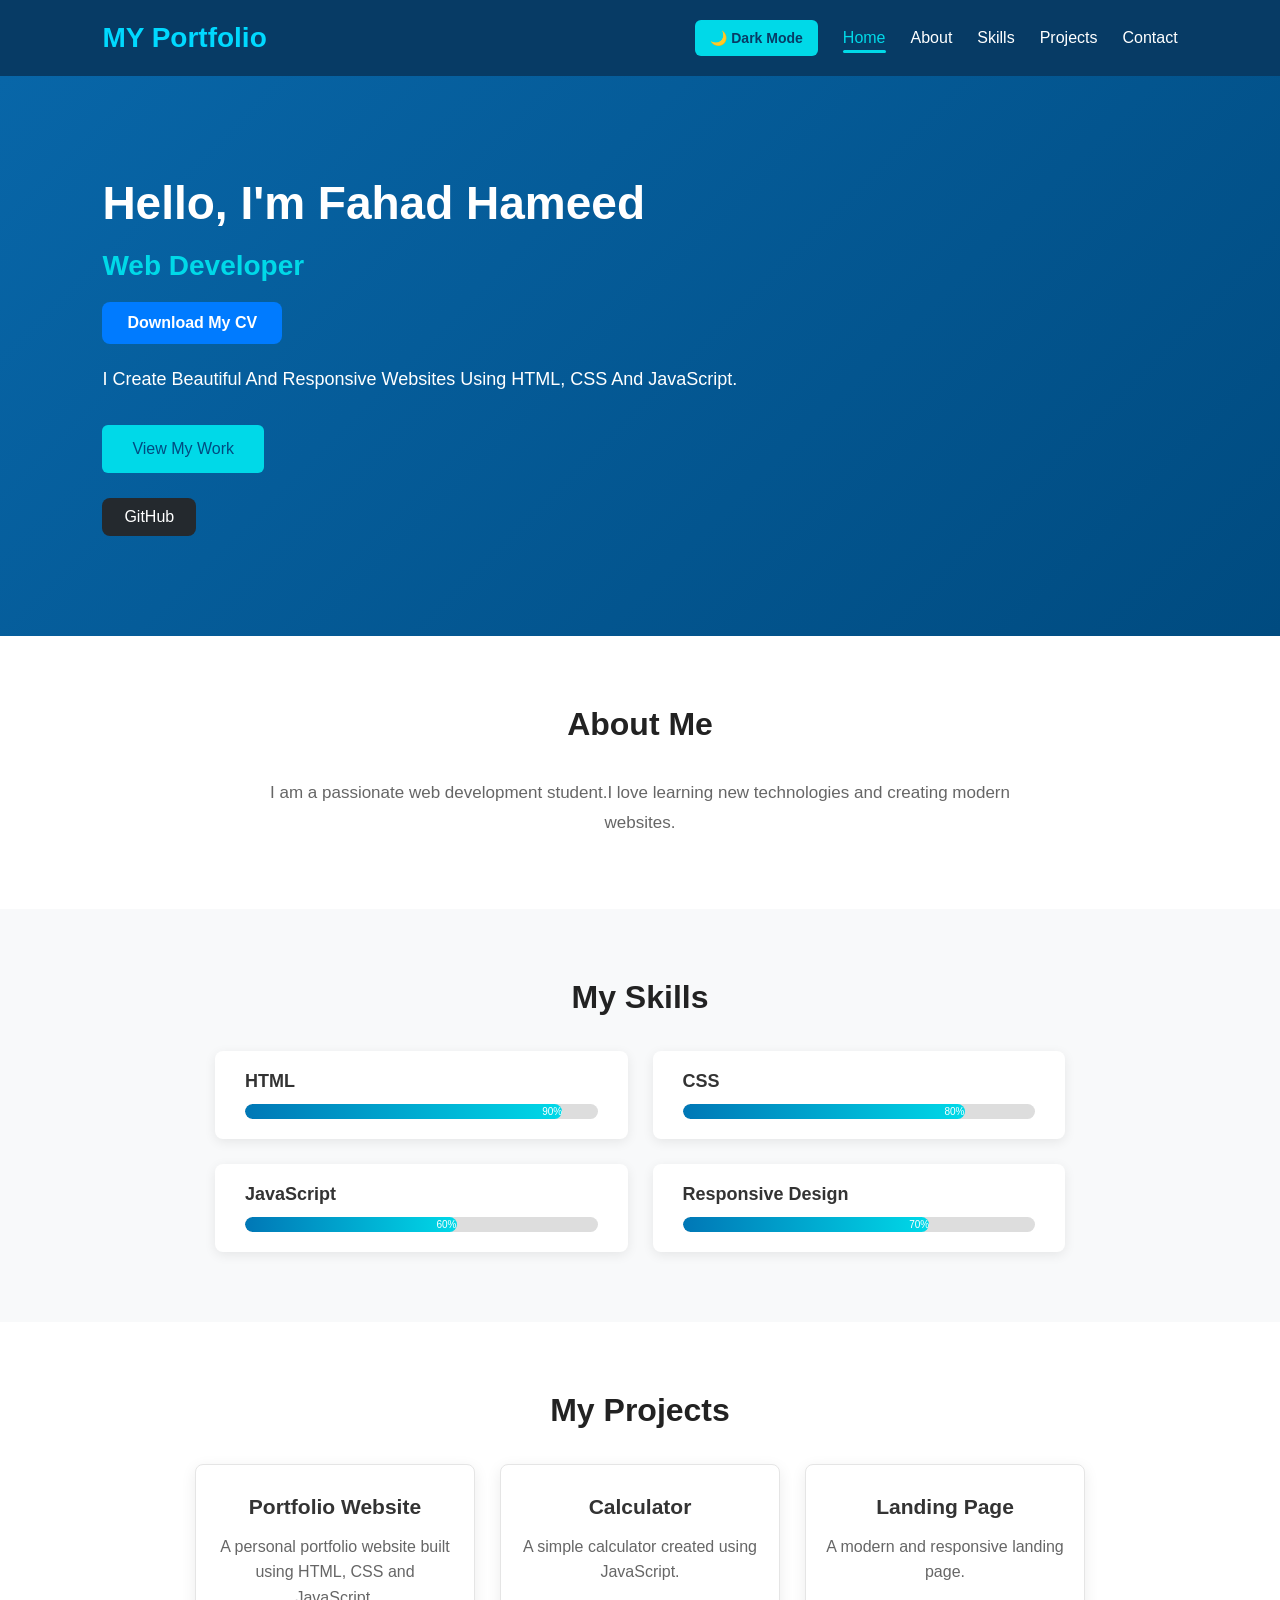
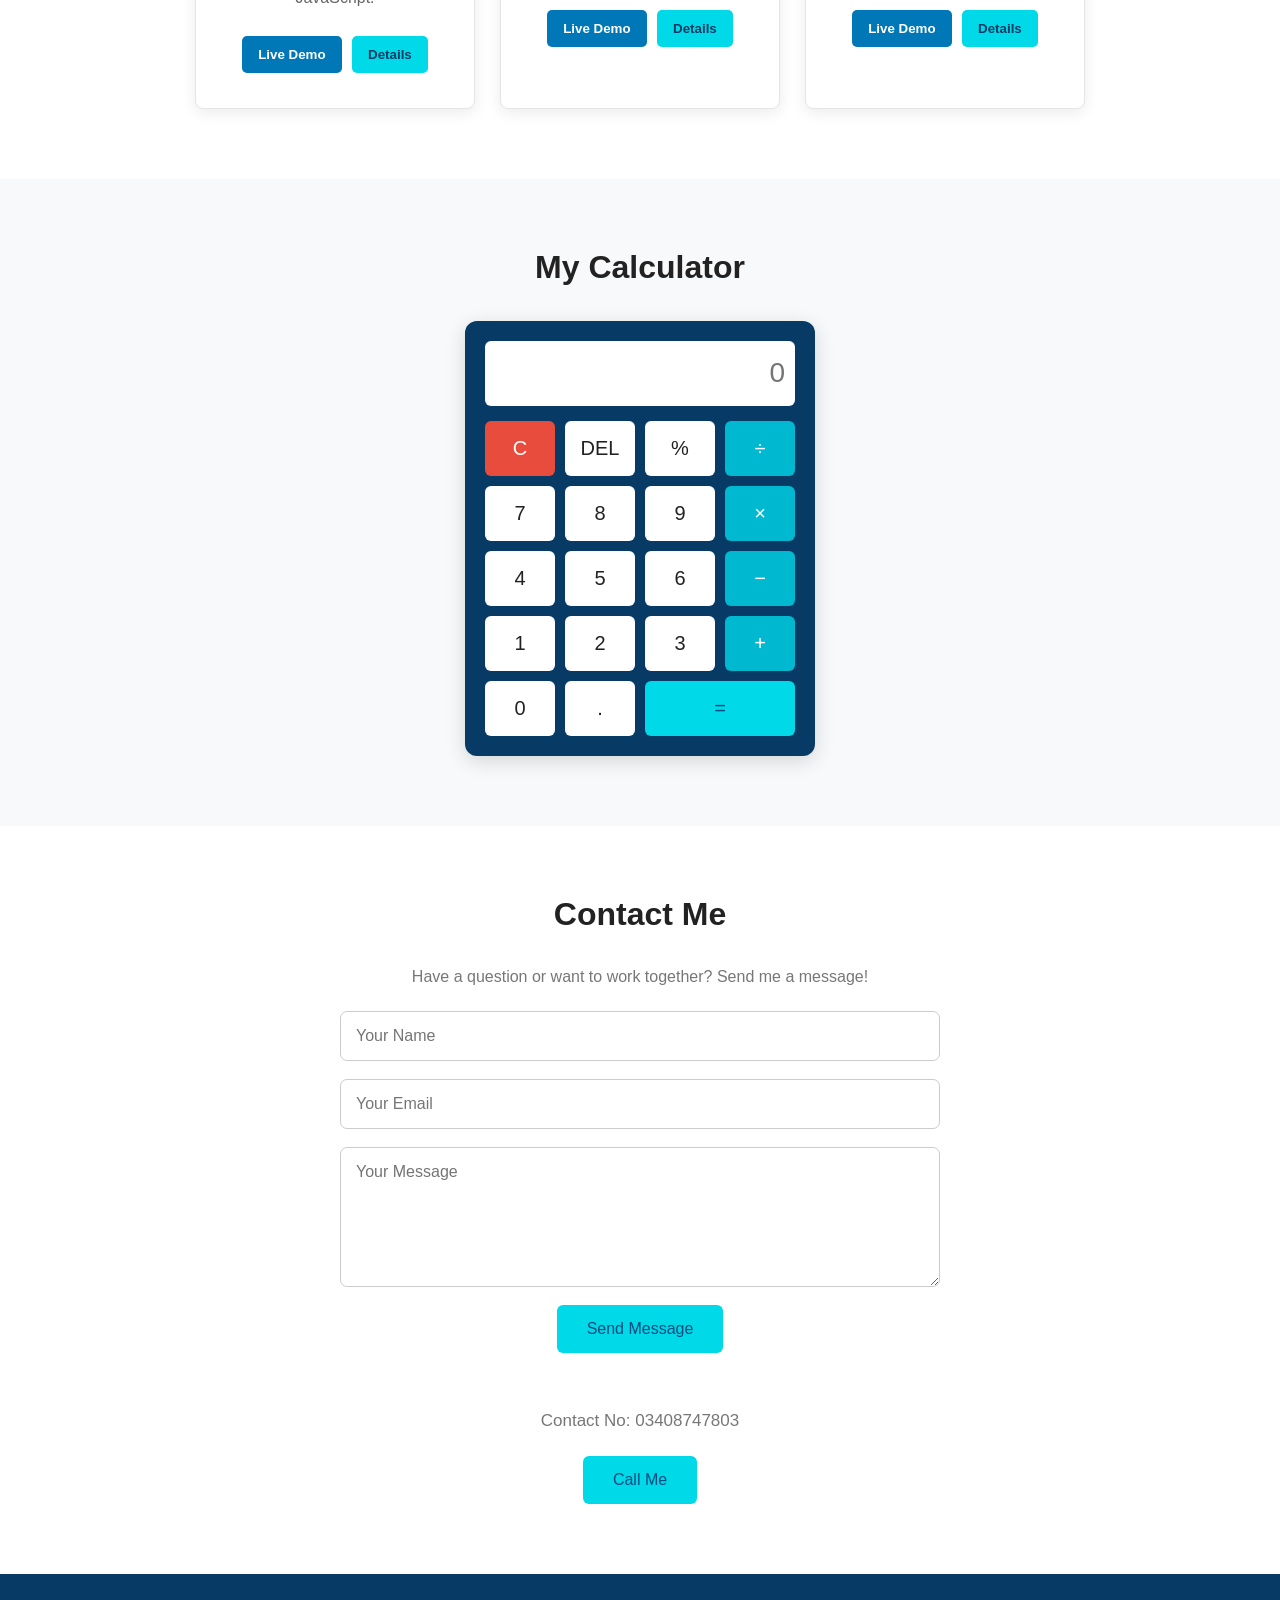
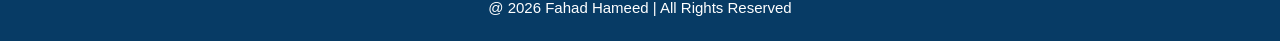
<file: index.html>
<!DOCTYPE html>
<html lang="en">
<head>
    <meta charset="UTF-8">
    <meta name="viewport" content="width=device-width, initial-scale=1.0">

    <title>My Portfolio | Fahad Hameed</title>

    <link rel="stylesheet" href="style.css">

    <!-- Google Analytics -->
    <script async src="https://www.googletagmanager.com/gtag/js?id=G-8PNDHQL0G5"></script>
    <script>
        window.dataLayer = window.dataLayer || [];
        function gtag() {
            dataLayer.push(arguments);
        }
        gtag('js', new Date());
        gtag('config', 'G-8PNDHQL0G5');
    </script>
</head>
<body>
    <!-- Website Loading Screen -->
    <div id="loader">
        <div class="loader-circle"></div>
        <h2>Fahad Hameed</h2>
        <p>Loading Portfolio...</p>
    </div>
    <!-- Navigation Bar -->
    <header class="header">
        <a href="#home" class="logo">MY Portfolio</a>
        <nav class="navbar" id="navbar">
            <button id="themeBtn" class="theme-btn" type="button">
                🌙 Dark Mode
            </button>
            <a href="#home" class="active">Home</a>
            <a href="#about">About</a>
            <a href="#skills">Skills</a>
            <a href="#projects">Projects</a>
            <a href="#contact">Contact</a>
        </nav>
        <button class="menu-btn" id="menuBtn" type="button" aria-label="Toggle navigation">
            ☰
        </button>
    </header>
    <!-- Home Section -->
    <section class="home" id="home">
        <div class="home-content">
            <h1>Hello, I'm Fahad Hameed</h1>
            <h2>Web Developer</h2>
            <a href="Fahad_Hameed_CV.pdf" download class="cv-btn">Download My CV</a>
            <p>I Create Beautiful And Responsive Websites Using HTML, CSS And JavaScript.</p>
            <a href="#projects" class="btn">View My Work</a>
            <div class="social-links">
                <a href="https://github.com/fahadhameed224"target="_blank"rel="noopener noreferrer"aria-label="GitHub">GitHub</a>
            </div>
        </div>
    </section>

    <!-- About Section -->
    <section class="about section" id="about">
        <h2 class="heading">About Me</h2>
         <div class="about-content">
            <p>I am a passionate web development student.I love learning new technologies and creating modern websites.</p>
        </div>
    </section>
    <!-- Skills Section -->
    <section class="skills section" id="skills">
        <h2 class="heading">My Skills</h2>
        <div class="skills-container">
            <div class="skill-box">
                <h3>HTML</h3>
                <div class="progress-bar">
                    <div class="progress" data-width="90%">90%</div>
                </div>
            </div>
            <div class="skill-box">
                <h3>CSS</h3>
                <div class="progress-bar">
                    <div class="progress" data-width="80%">80%</div>
                </div>
            </div>
            <div class="skill-box">
                <h3>JavaScript</h3>
                <div class="progress-bar">
                    <div class="progress" data-width="60%">60%</div>
                </div>
            </div>
            <div class="skill-box">
                <h3>Responsive Design</h3>
                <div class="progress-bar">
                    <div class="progress" data-width="70%">70%</div>
                </div>
            </div>
        </div>
    </section>

    <!-- Projects Section -->
    <section class="projects section" id="projects">
        <h2 class="heading">My Projects</h2>
        <div class="projects-container">
            <!-- Portfolio Project -->
            <div class="project-box">
                <h3>Portfolio Website</h3>
                <p>A personal portfolio website built using HTML, CSS and JavaScript.</p>
                <button class="project-btn" data-project="portfolio" type="button">Live Demo</button>
                <button class="details-btn" data-project="portfolio" type="button">Details</button>
              </div>
            <!-- Calculator Project -->
            <div class="project-box">
                <h3>Calculator</h3>
                <p>A simple calculator created using JavaScript.</p>
                <button class="project-btn" data-project="calculator" type="button">Live Demo</button>
                <button class="details-btn" data-project="calculator" type="button"> Details</button>
            </div>
            <!-- Landing Page Project -->
            <div class="project-box">
                <h3>Landing Page</h3>
                <p> A modern and responsive landing page. </p>
                <button class="project-btn" data-project="landing" type="button">Live Demo</button>
                <button class="details-btn" data-project="landing" type="button">Details</button>
            </div>
        </div>
        <!-- Project Details -->
        <div id="projectDetails" class="project-details">
            <h3 id="detailTitle"></h3>
            <p id="detailText"></p>
            <button id="closeDetails" type="button">Close</button>
        </div>
    </section>

    <!-- Calculator Section -->
    <section class="calculator section" id="calculator">
        <h2 class="heading">My Calculator</h2>
        <div class="calculator-box">
            <input type="text"id="display"placeholder="0"readonlyaria-label="Calculator display">
            <div class="calculator-buttons">
                <button class="calc-btn clear" data-value="C" type="button">C</button>
                <button class="calc-btn" data-value="DEL" type="button">DEL</button>
                <button class="calc-btn" data-value="%" type="button">%</button>
                <button class="calc-btn operator" data-value="/" type="button">÷</button>

                <button class="calc-btn" data-value="7" type="button">7</button>
                <button class="calc-btn" data-value="8" type="button">8</button>
                <button class="calc-btn" data-value="9" type="button">9</button>
                <button class="calc-btn operator" data-value="*" type="button">×</button>

                <button class="calc-btn" data-value="4" type="button">4</button>
                <button class="calc-btn" data-value="5" type="button">5</button>
                <button class="calc-btn" data-value="6" type="button">6</button>
                <button class="calc-btn operator" data-value="-" type="button">−</button>

                <button class="calc-btn" data-value="1" type="button">1</button>
                <button class="calc-btn" data-value="2" type="button">2</button>
                <button class="calc-btn" data-value="3" type="button">3</button>
                <button class="calc-btn operator" data-value="+" type="button">+</button>

                <button class="calc-btn" data-value="0" type="button">0</button>
                <button class="calc-btn" data-value="." type="button">.</button>
                <button class="calc-btn equal" data-value="=" type="button">=</button>
            </div>
        </div>
    </section>
    <!-- Contact Section -->
    <section class="contact section" id="contact">
        <h2 class="heading">Contact Me</h2>
        <p class="contact-intro">Have a question or want to work together? Send me a message!</p>
        <form id="contactForm" class="contact-form">
            <input type="text"id="userName"placeholder="Your Name"required>
            <input type="email"id="userEmail"placeholder="Your Email"required>
            <textarea id="userMessage"placeholder="Your Message"rows="6"required></textarea>
            <button type="submit" class="btn">Send Message</button>
            <p id="formMessage"></p>
        </form>
        <p class="contact-number">Contact No: 03408747803</p>
        <a href="tel:03408747803" class="btn">Call Me</a>
    </section>
    <!-- Footer -->
    <footer class="footer">
        <p>@ 2026 Fahad Hameed | All Rights Reserved</p>
    </footer>
    <!-- Scroll To Top Button -->
    <button id="scrollTopBtn" class="scroll-top-btn" type="button" aria-label="Scroll to top">↑</button>
    <script src="script.js"></script>
</body>
</html>
</file>
<file: style.css>
* {
    margin: 0;
    padding: 0;
    box-sizing: border-box;
    scroll-behavior: smooth;
}
body {
    font-family: Arial, Helvetica, sans-serif;
    background: #ffffff;
    color: #333333;
}
/* Navigation Bar */
.header {
    width: 100%;
    padding: 20px 8%;
    background: #073b65;
    display: flex;
    justify-content: space-between;
    align-items: center;
    position: sticky;
    top: 0;
    z-index: 100;
}
.logo {
    color: #00d9ff;
    font-size: 28px;
    font-weight: bold;
    text-decoration: none;
}
.navbar {
    display: flex;
    align-items: center;
    gap: 25px;
}
.navbar a {
    position: relative;
    color: white;
    text-decoration: none;
    font-size: 16px;
    transition: color 0.3s ease;
}
.navbar a::after {
    content: "";
    position: absolute;
    width: 0;
    height: 3px;
    left: 0;
    bottom: -6px;
    background: #00d9e8;
    border-radius: 5px;
    transition: width 0.3s ease;
}
.navbar a:hover,
.navbar a.active {
    color: #00d9e8;
}
.navbar a:hover::after,
.navbar a.active::after {
    width: 100%;
}
.menu-btn {
    display: none;
    background: none;
    border: none;
    color: white;
    font-size: 28px;
    cursor: pointer;
}
/* Dark Mode Button */
.theme-btn {
    background: #00d9e8;
    color: #073b65;
    border: none;
    padding: 10px 15px;
    border-radius: 6px;
    font-size: 14px;
    font-weight: bold;
    cursor: pointer;
    transition: 0.3s;
}
.theme-btn:hover {
    background: #ffffff;
    transform: scale(1.05);
}
/* Home Section */
.home {
    min-height: 550px;
    padding: 100px 8%;
    display: flex;
    align-items: center;
    background: linear-gradient(135deg, #0866a8, #004b80);
    color: white;
}
.home-content {
    max-width: 650px;
}
.home-content h1 {
    font-size: 46px;
    margin-bottom: 20px;
}
.home-content h2 {
    font-size: 28px;
    color: #00d9e8;
    margin-bottom: 20px;
}
.home-content p {
    font-size: 18px;
    line-height: 1.7;
    margin-bottom: 30px;
}
/* General Button */
.btn {
    display: inline-block;
    padding: 15px 30px;
    background: #00d9e8;
    color: #004b80;
    text-decoration: none;
    border-radius: 6px;
    font-size: 16px;
    transition: 0.3s;
    border: none;
    cursor: pointer;
}
.btn:hover {
    background: #00b9d0;
    transform: translateY(-3px);
}
/* CV Button */
.cv-btn {
    display: inline-block;
    margin: 0 0 20px;
    padding: 12px 25px;
    background: #007bff;
    color: white;
    text-decoration: none;
    border-radius: 8px;
    font-weight: bold;
    transition: 0.3s;
}
.cv-btn:hover {
    background: #0056b3;
    transform: translateY(-3px);
}
/* Social Links */
.social-links {
    margin-top: 25px;
    display: flex;
    gap: 15px;
}
.social-links a {
    padding: 10px 22px;
    background: #24292e;
    color: white;
    text-decoration: none;
    border-radius: 8px;
    transition: 0.3s;
}
.social-links a:hover {
    background: #007bff;
    transform: translateY(-4px);
}
/* General Sections */
.section {
    padding: 70px 8%;
    text-align: center;
}
.heading {
    font-size: 32px;
    margin-bottom: 35px;
    color: #222222;
}
/* About Section */
.about {
    background: #ffffff;
}
.about-content p {
    max-width: 800px;
    margin: auto;
    font-size: 17px;
    line-height: 1.8;
    color: #666666;
}
/* Skills Section */
.skills {
    background: #f8f9fa;
}
.skills-container {
    display: grid;
    grid-template-columns: repeat(2, 1fr);
    gap: 25px;
    max-width: 850px;
    margin: auto;
}
.skill-box {
    width: 100%;
    padding: 20px 30px;
    background: #ffffff;
    border-radius: 8px;
    box-shadow: 0 3px 12px rgba(0, 0, 0, 0.08);
    text-align: left;
    transition: 0.3s;
}
.skill-box:hover {
    transform: translateY(-5px);
    background: #00d9e8;
    color: #004b80;
}
.skill-box h3 {
    margin-bottom: 12px;
    font-size: 18px;
}
/* Skills Progress Bars */
.progress-bar {
    width: 100%;
    height: 15px;
    background: #dddddd;
    border-radius: 20px;
    overflow: hidden;
}
.progress {
    width: 0;
    height: 100%;
    background: linear-gradient(90deg, #0077b6, #00d9e8);
    border-radius: 20px;
    color: white;
    font-size: 10px;
    text-align: right;
    line-height: 15px;
    transition: width 1.5s ease;
}
/* Projects Section */
.projects {
    background: #ffffff;
}
.projects-container {
    display: flex;
    justify-content: center;
    flex-wrap: wrap;
    gap: 25px;
}
.project-box {
    position: relative;
    width: 280px;
    padding: 30px 20px;
    background: #ffffff;
    border: 1px solid #e5e5e5;
    border-radius: 8px;
    box-shadow: 0 4px 15px rgba(0, 0, 0, 0.08);
    text-align: center;
    transition: 0.3s;
}
.project-box:hover {
    transform: translateY(-8px);
}
.project-box h3 {
    font-size: 21px;
    margin-bottom: 15px;
}
.project-box p {
    color: #666666;
    line-height: 1.6;
    margin-bottom: 20px;
}
/* Project Buttons */
.project-btn,
.details-btn {
    padding: 11px 16px;
    margin: 5px 3px;
    border: none;
    border-radius: 5px;
    cursor: pointer;
    font-weight: bold;
    transition: 0.3s;
}
.project-btn {
    background: #0077b6;
    color: white;
}
.details-btn {
    background: #00d9e8;
    color: #073b65;
}
.project-btn:hover,
.details-btn:hover {
    transform: translateY(-3px);
    opacity: 0.85;
}
/* Project Details Box */
.project-details {
    display: none;
    max-width: 600px;
    margin: 35px auto 0;
    padding: 25px;
    background: #eaf8fc;
    border-radius: 10px;
    text-align: center;
}
.project-details.show {
    display: block;
}
.project-details h3 {
    margin-bottom: 12px;
    color: #073b65;
}
.project-details p {
    line-height: 1.6;
    margin-bottom: 15px;
}
#closeDetails {
    padding: 10px 20px;
    background: #e74c3c;
    color: white;
    border: none;
    border-radius: 5px;
    cursor: pointer;
}
/* Calculator Section */
.calculator {
    background: #f8f9fa;
}
.calculator-box {
    max-width: 350px;
    margin: auto;
    padding: 20px;
    background: #073b65;
    border-radius: 12px;
    box-shadow: 0 5px 20px rgba(0, 0, 0, 0.15);
}
#display {
    width: 100%;
    height: 65px;
    margin-bottom: 15px;
    padding: 10px;
    font-size: 28px;
    text-align: right;
    border: none;
    border-radius: 6px;
    background: white;
    color: #222222;
}
.calculator-buttons {
    display: grid;
    grid-template-columns: repeat(4, 1fr);
    gap: 10px;
}
.calc-btn {
    height: 55px;
    border: none;
    border-radius: 6px;
    font-size: 20px;
    background: white;
    color: #222222;
    cursor: pointer;
    transition: 0.2s;
}
.calc-btn:hover {
    background: #dceef7;
}
.calc-btn.operator {
    background: #00b9d0;
    color: white;
}
.calc-btn.clear {
    background: #e74c3c;
    color: white;
}
.calc-btn.equal {
    grid-column: span 2;
    background: #00d9e8;
    color: #004b80;
}
/* Contact Section */
.contact {
    background: #ffffff;
}
.contact-intro {
    color: #777777;
    margin-bottom: 25px;
    font-size: 16px;
}
.contact-form {
    max-width: 600px;
    margin: 0 auto 35px;
    display: flex;
    flex-direction: column;
    gap: 18px;
}
.contact-form input,
.contact-form textarea {
    width: 100%;
    padding: 15px;
    border: 1px solid #cccccc;
    border-radius: 7px;
    outline: none;
    font-size: 16px;
    font-family: Arial, sans-serif;
    background: #ffffff;
    color: #333333;
    transition: 0.3s;
}
.contact-form input:focus,
.contact-form textarea:focus {
    border-color: #00b9d0;
    box-shadow: 0 0 5px rgba(0, 185, 208, 0.3);
}
.contact-form textarea {
    resize: vertical;
}
.contact-form .btn {
    align-self: center;
}
#formMessage {
    font-weight: bold;
    margin-top: 5px;
}
.contact-number {
    font-size: 17px;
    color: #777777;
    margin-bottom: 25px;
}
/* Footer */
.footer {
    background: #073b65;
    color: white;
    padding: 25px 10px;
    text-align: center;
    font-size: 15px;
}
/* Scroll To Top Button */
.scroll-top-btn {
    position: fixed;
    bottom: 25px;
    right: 25px;
    width: 45px;
    height: 45px;
    border: none;
    border-radius: 50%;
    background: #007bff;
    color: white;
    font-size: 25px;
    cursor: pointer;
    display: none;
    z-index: 999;
    transition: 0.3s;
}
.scroll-top-btn:hover {
    background: #0056b3;
    transform: translateY(-5px);
}
/* Website Loading Animation */
#loader {
    position: fixed;
    top: 0;
    left: 0;
    width: 100%;
    height: 100vh;
    background: #101820;
    color: white;
    display: flex;
    flex-direction: column;
    justify-content: center;
    align-items: center;
    z-index: 10000;
    transition: opacity 0.6s ease, visibility 0.6s ease;
}
.loader-circle {
    width: 55px;
    height: 55px;
    border: 5px solid #444444;
    border-top: 5px solid #007bff;
    border-radius: 50%;
    animation: spinLoader 1s linear infinite;
    margin-bottom: 20px;
}
@keyframes spinLoader {
    100% {
        transform: rotate(360deg);
    }
}
#loader.hide-loader {
    opacity: 0;
    visibility: hidden;
}
/* Dark Mode */
body.dark-mode {
    background: #121212;
    color: #ffffff;
}
body.dark-mode .about,
body.dark-mode .projects,
body.dark-mode .contact {
    background: #1e1e1e;
}
body.dark-mode .skills,
body.dark-mode .calculator {
    background: #121212;
}
body.dark-mode .heading {
    color: #ffffff;
}
body.dark-mode .about-content p,
body.dark-mode .project-box p,
body.dark-mode .contact-number,
body.dark-mode .contact-intro {
    color: #cccccc;
}
body.dark-mode .project-box,
body.dark-mode .skill-box {
    background: #292929;
    color: #ffffff;
}
body.dark-mode .project-box {
    border-color: #444444;
}
body.dark-mode .project-details {
    background: #292929;
}
body.dark-mode .project-details h3 {
    color: #00d9e8;
}
body.dark-mode .progress-bar {
    background: #444444;
}
body.dark-mode .contact-form input,
body.dark-mode .contact-form textarea {
    background: #292929;
    color: white;
    border-color: #555555;
}
body.dark-mode .contact-form input::placeholder,
body.dark-mode .contact-form textarea::placeholder {
    color: #bbbbbb;
}
/* Responsive Design */
@media (max-width: 768px) {
    .header {
        padding: 18px 5%;
    }
    .logo {
        font-size: 23px;
    }
    .menu-btn {
        display: block;
    }
    .navbar {
        display: none;
        position: absolute;
        top: 100%;
        left: 0;
        width: 100%;
        background: #073b65;
        flex-direction: column;
        text-align: center;
        padding: 20px;
        gap: 20px;
    }
    .navbar.show {
        display: flex;
    }
    .home {
        min-height: 450px;
        padding: 80px 5%;
    }
    .home-content h1 {
        font-size: 34px;
    }
    .home-content h2 {
        font-size: 24px;
    }
    .home-content p {
        font-size: 16px;
    }
    .section {
        padding: 55px 5%;
    }
    .heading {
        font-size: 28px;
    }
    .project-box {
        width: 100%;
        max-width: 350px;
    }
    .skills-container {
        gap: 12px;
    }
    .skill-box {
        padding: 16px 20px;
    }
}
@media (max-width: 600px) {
    .skills-container {
        grid-template-columns: 1fr;
    }
}
@media (max-width: 400px) {
    .home-content h1 {
        font-size: 29px;
    }
    .calculator-box {
        padding: 12px;
    }
    .calc-btn {
        height: 48px;
        font-size: 18px;
    }
}
</file>
